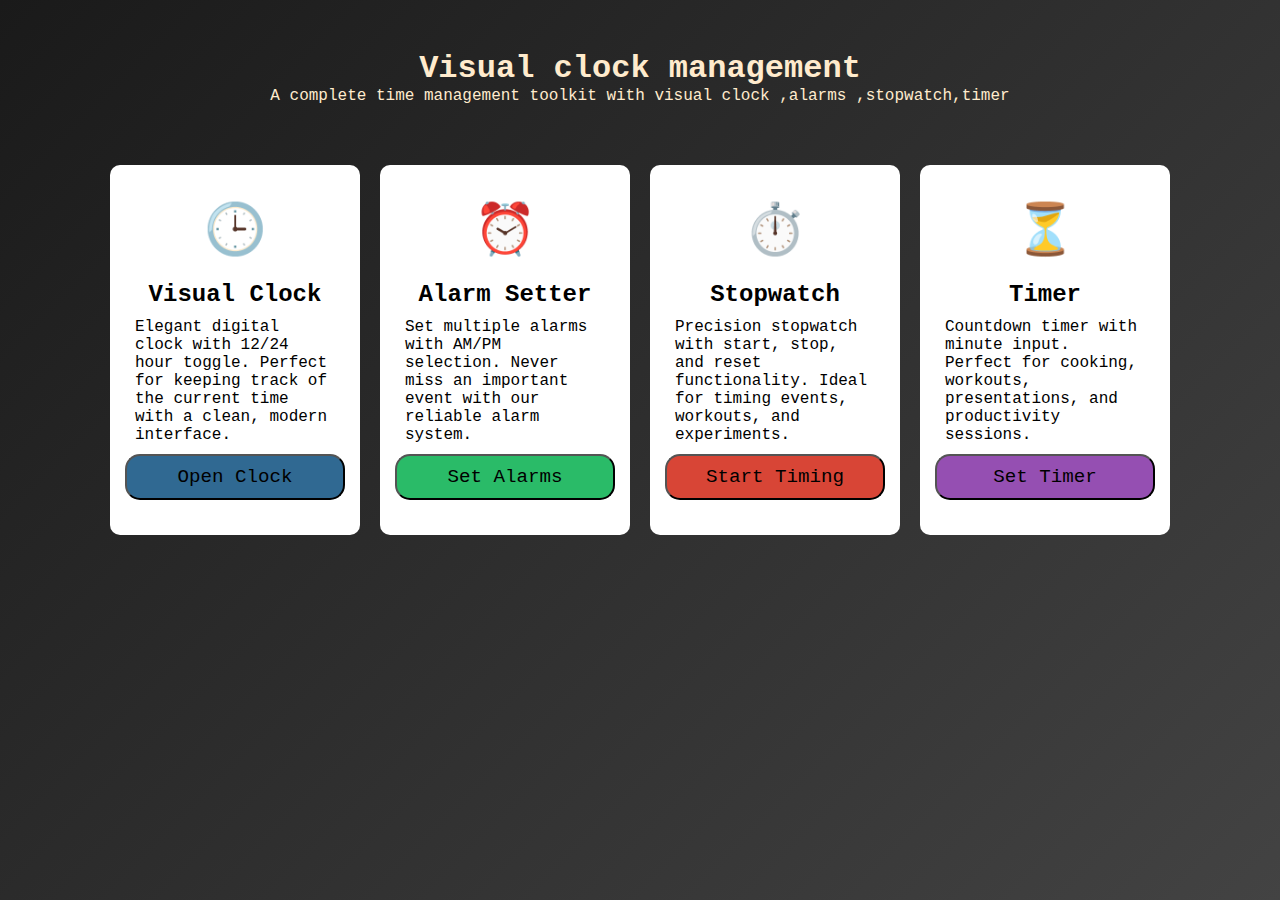
<file: index.html>
<!DOCTYPE html>
<html lang="en">
<head>
    <meta charset="UTF-8">
    <meta name="viewport" content="width=device-width, initial-scale=1.0">
    <link rel="stylesheet" href="style.css">
    <title>Visual Clock</title>
</head>
<body>
    <div class="container">
        <div id="upperHead">
        <header>
       <h1>Visual clock management</h1>
       <p> A complete time management toolkit with visual clock ,alarms ,stopwatch,timer</p>
</header>
</div>

<div class="middleHead">
    <!-- clock -->
<section id="clock" class="commonclass">
   <div class="card-icon">🕒</div>
 <h2 class="heading">Visual Clock</h2>
   <p>Elegant digital clock with 12/24 hour toggle. Perfect for keeping track of the current time with a clean, modern interface.</p>
     <button class="btn btnClock">Open Clock</button>
</section>
<!-- alarm -->
<section id="alarm" class="commonclass">
<div class="card-icon" >⏰</div>
                    <h2 class="heading">Alarm Setter</h2>
                    <p>Set multiple alarms with AM/PM selection. Never miss an important event with our reliable alarm system.</p>
                    <button class="btn btnAlarm">Set Alarms</button>
</section>

<!-- stopwatch -->
<section id="stopwatch" class="commonclass">

  <div class="card-icon">⏱️</div>
                    <h2 class="heading">Stopwatch</h2>
                    <p>Precision stopwatch with start, stop, and reset functionality. Ideal for timing events, workouts, and experiments.</p>
                    <button class="btn btnStopwatch">Start Timing</button>
</section>
<!-- timer -->
<section id="timer" class="commonclass">
  <div class="card-icon">⏳</div>
<h2 class="heading">Timer</h2>
        <p>Countdown timer with minute input. Perfect for cooking, workouts, presentations, and productivity sessions.</p>
        <button class="btn btnTimer">Set Timer</button>  
</section>
</div>
    </div>
    <script src="script.js"></script>
</body>
</html>
</file>
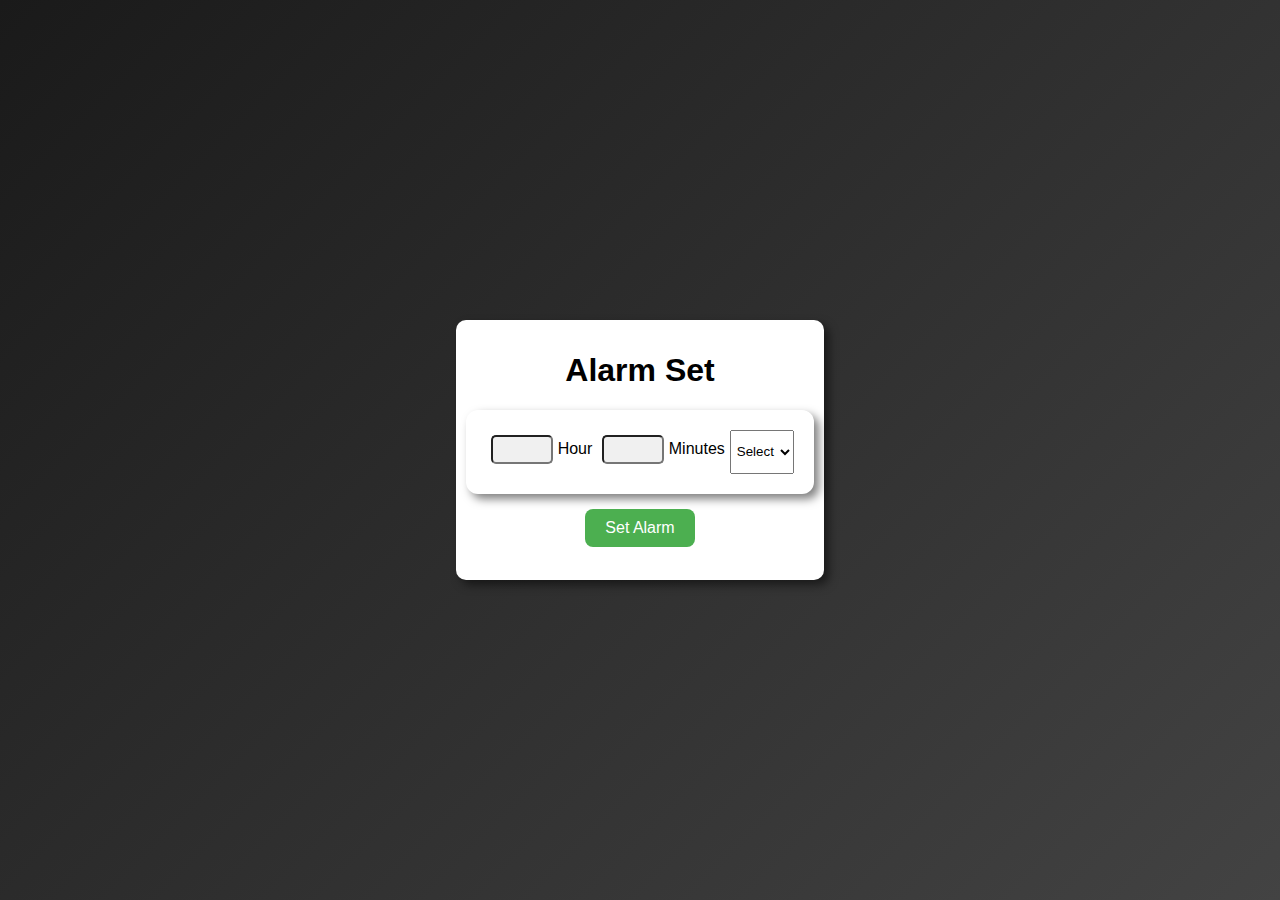
<file: clockproject/Alarm.html>
<!DOCTYPE html>
<html lang="en">
<head>
    <meta charset="UTF-8">
    <meta name="viewport" content="width=device-width, initial-scale=1.0">
    <title>Document</title>
    <link rel="stylesheet" href="Alarm copy.css">
</head>
<body>
        <div >
       <section class="alarmsetsection">
        <audio id="alarmSound" src="ringtone.mp3" preload="auto"></audio>
        <h1>Alarm Set</h1>
         <div class="first"> 
         
<div id="hours"> 
 <input type="number" id="houralarm" class="hourminute" min="1" max="12">
  <span>Hour</span>
</div>
<div id="minutes">
        <input type="number" id="minutealarm" class="hourminute" min="0" max="59" >
        <span>Minutes</span>
</div>
  <select id="ampm">
     <option value="" disabled selected>Select</option>
  <option id="am">AM</option>
  <option id="pm">PM</option>
</select>   
 </div>
           <button class="alarm">Set Alarm</button>     
           <div class="second">
           <p id="status"></p>
           </div>
       </section>
       <!-- multiple alarm  -->
       <section class="multipleAlarm">
         <ol id="list">
         </ol>
       </section>
       </div>
       <script src="Alarm copy 2.js"></script>
</body>
</html>
</file>
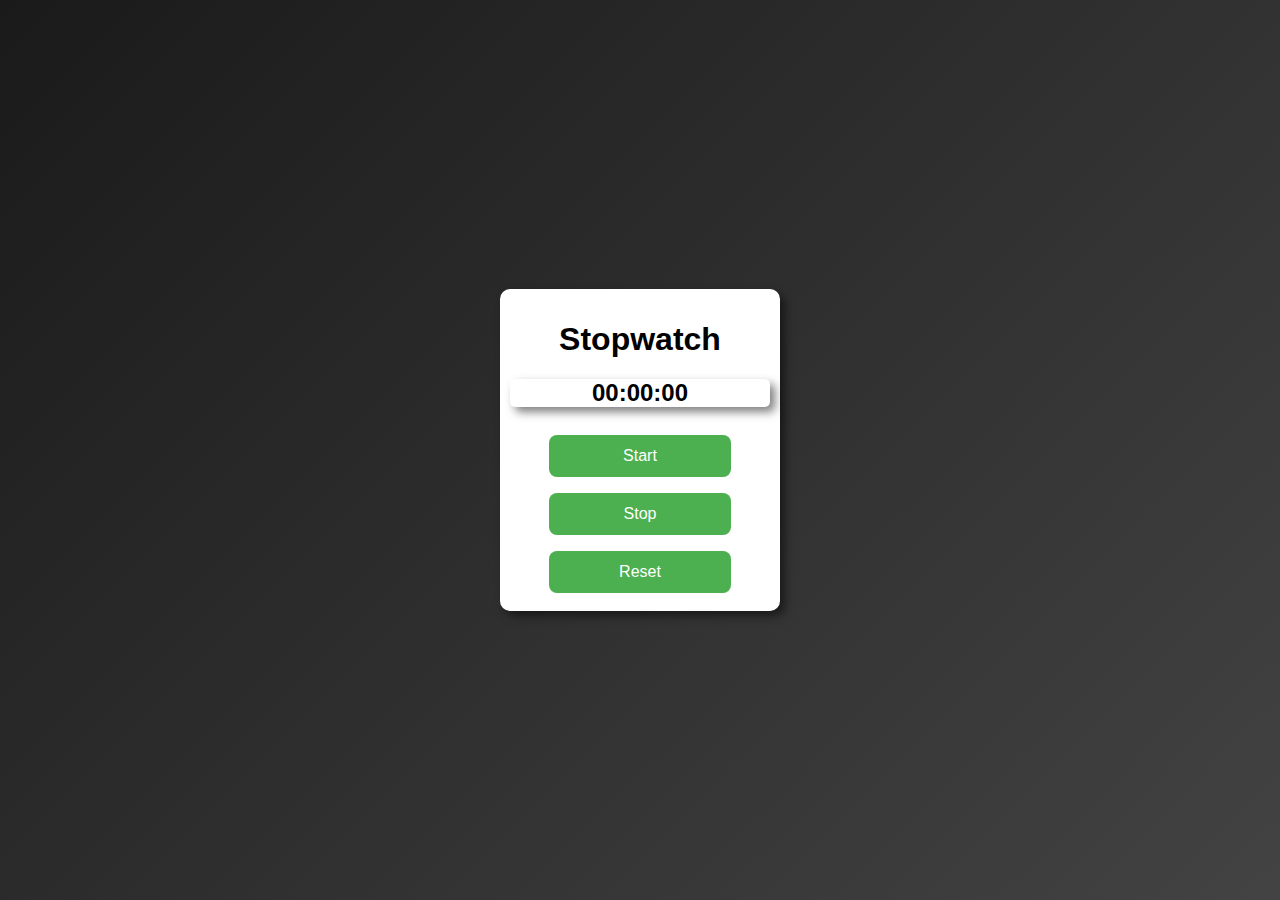
<file: clockproject/Stopwatch.html>
<!DOCTYPE html>
<html lang="en">
<head>
    <meta charset="UTF-8">
    <meta name="viewport" content="width=device-width, initial-scale=1.0">
    <title>Document</title>
    <link rel="stylesheet" href="Stopwatch copy.css">
</head>
<body>
       <div class="bottom">
   <section class="stopwatch">
        <h1>Stopwatch</h1>
        <h2 id="display">00:00:00</h2> 
        <div class="threebutton">
        <button class="start">Start</button>          
        <button class="stop">Stop</button>
        <button class="reset">Reset</button>
        </div>
 </section>
 <script src="Stopwatch copy 2.js"></script>
</body>
</html>
</file>
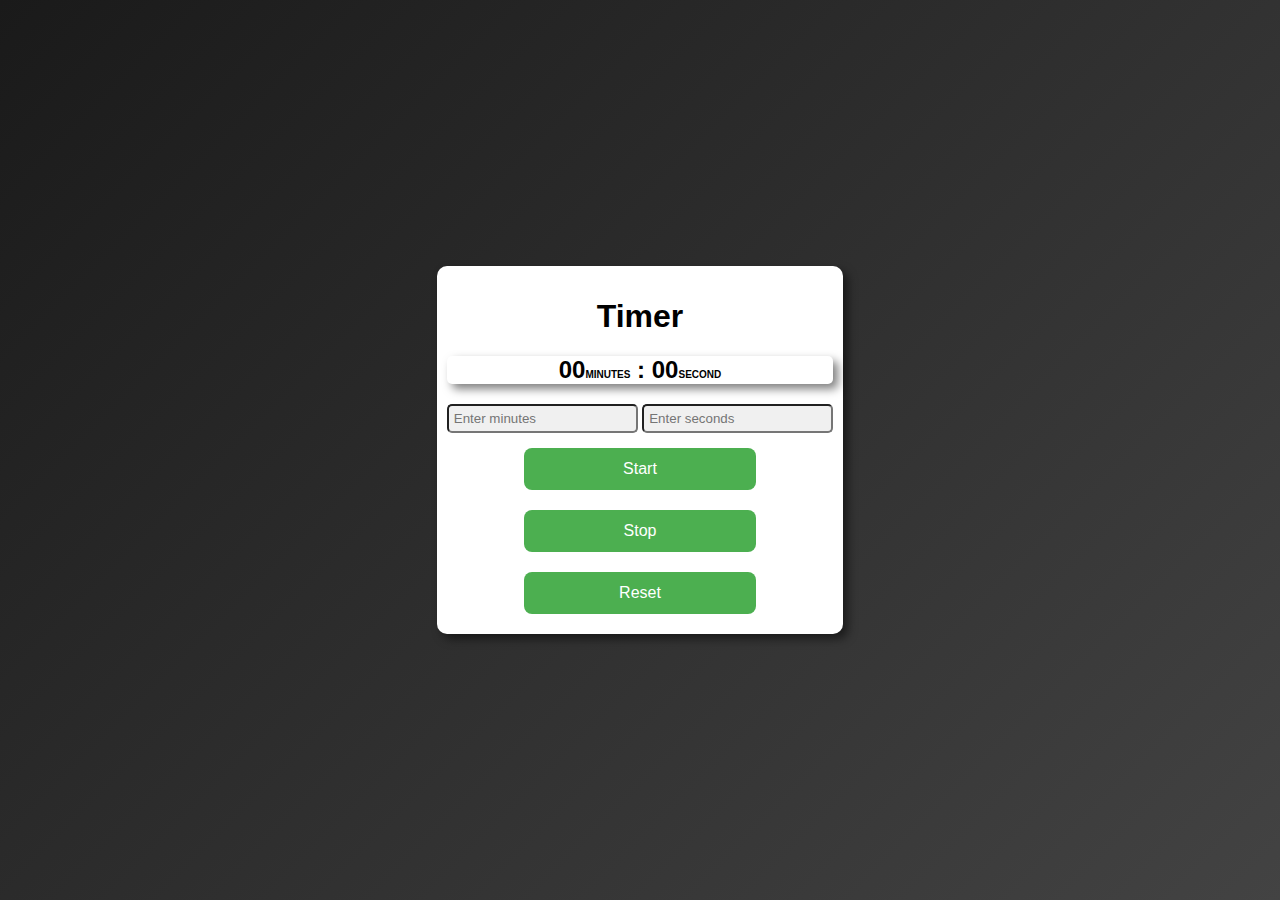
<file: clockproject/Timer.html>
<!DOCTYPE html>
<html lang="en">
<head>
    <meta charset="UTF-8">
    <meta name="viewport" content="width=device-width, initial-scale=1.0">
    <title>Document</title>
    <link rel="stylesheet" href="Timer copy.css">
</head>
<body>
     <section class="timer">
        <h1>Timer</h1>
        <h2 id="tdisplay"><span id="tmin">00</span>
                    <span>:</span>
                    <span id="tsec">00</span></h2>
        <input type="number" id="minutes-input"   placeholder="Enter minutes" min="1"> 
        <input type="number" id="seconds-input"   placeholder="Enter seconds" min="1" > 
        <div class="threebutton">
        <button class="tstart">Start</button>          
        <button class="tstop">Stop</button>
        <button class="treset">Reset</button>
        </div>
       </section>
       </div>
    </main>
    <script src="Timer copy 2.js"></script>  
</body>
</html>
</file>
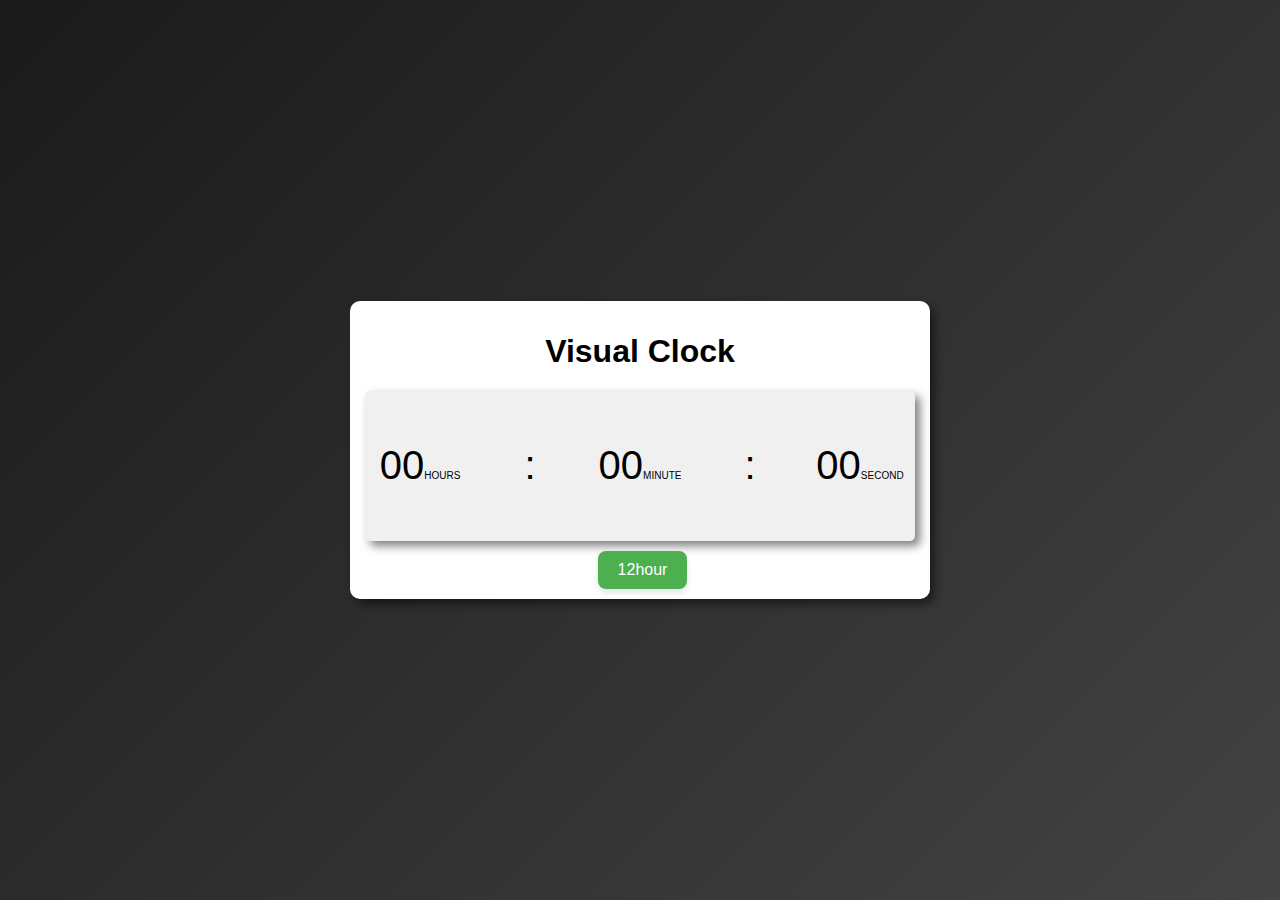
<file: clockproject/Visualclock.html>
<!DOCTYPE html>
<html lang="en">
<head>
    <meta charset="UTF-8">
    <meta name="viewport" content="width=device-width, initial-scale=1.0">
    <title>Document</title>
    <link rel="stylesheet" href="Visualclockcopy.css">
</head>
<body>
    <div class="container">
      <header><h1>Visual Clock</h1></header>   
      <section class="time">
            <div class="showtime"> 
                <div class="clock">
                    <span id="hrs">00</span>
                    <span >:</span>
                    <span id="min">00</span>
                    <span>:</span>
                    <span id="sec">00</span>
                </div>
               
            </div>
            <div class="timebtn">
                  <button class="AM"></button>
            <button class="setHour">12hour</button>
            </div>
            </section>
        </div>
        <script src="Visualclockcopy copy.js"></script>
</body>
</html>
</file>
<file: style.css>
*{
   margin: 0;
   padding: 0;
   box-sizing: border-box;
   font-family: 'Courier New', Courier, monospace;
}
body{
  background: linear-gradient(135deg, #1a1a1a, #434343);
     min-height:100vh;
 overflow-y: scroll;    
}

header{
   display: flex;
  /* background-color:aqua; */
  flex-direction: column;
  justify-content: center;
  align-items: center;
  padding: 50px;
  color: blanchedalmond;
}
.middleHead{
   display: flex;
   justify-content:center;
 
}
#clock,#alarm,#stopwatch,#timer{
 margin: 10px;
 padding: 25px;   
background: white;
min-height: 150px;
max-width: 250px;
border-radius: 10px;
transition: 0.3s ease;
}
#clock:hover,#alarm:hover,#stopwatch:hover,#timer:hover{
transform: translateY(-10px);
cursor: pointer;
}
.commonclass{
display: flex;
flex-direction: column;
justify-content: center;
align-items: center;
}
.card-icon{
  font-size: 50px;
  padding: 10px 0px;
}
.heading{
  padding: 10px 0px;
   font-weight: 900;
}
.btn{
    margin: 10px 0px;
    padding: 10px 0px;
    font-size: larger;
  width: 110%;
  border-radius: 15px;
}
.btn:hover{
    cursor: pointer;
}
.btnClock{
    background-color: #306992;
}
.btnStopwatch{
background-color: #d84536;
}
.btnAlarm{
background-color: #2abb68;
}
.btnTimer{
    background-color: #954fb2;
}
@media (max-width:300px){
  /* .container{
    display: flex;
    flex-direction: column;
  } */
  .middleHead{
      display: flex;
    flex-direction: column;
  }
}

@media (min-width:301px)and (max-width:600px){
  /* .container{
    display: flex;
    flex-direction: column;
  } */
  .middleHead{
      display: flex;
      flex-direction: row;
      flex-wrap: wrap;
  }
}

@media (min-width:600px){
  /* .container{
    display: flex;
    flex-direction: column;
  } */
  .middleHead{
      display: flex;
      flex-direction:row;
      flex-wrap: wrap;
  }
}
</file>
<file: clockproject/Alarm copy.css>
body{
     margin:0;
    padding:0;
    display: flex;
    flex-direction:column;
    justify-content: center;
    align-items: center;
    /* background: linear-gradient(45deg,#08001f,#30197d); */
      background: linear-gradient(135deg, #1a1a1a, #434343);
   min-height: 100vh;
     font-family: Arial, sans-serif;
    box-sizing: border-box;
    overflow-y: scroll;
}
.alarmsetsection,.multipleAlarm{
    background-color:white;
    margin: 10px;
    padding: 10px;
      box-shadow: 5px 5px 10px 0 rgba(0, 0, 0, 0.5);
      border-radius: 10px;
      text-align: center;
}
 .first{
    background: white;
    padding: 20px;
    border-radius: 12px;
    box-shadow: 5px 5px 10px 0 rgba(0, 0, 0, 0.5);
     display: flex;
   margin-bottom: 10px;
  }


  input[type="time"] {
    padding: 10px;
    font-size: 16px;
    border: 1px solid #ccc;
    border-radius: 8px;
    margin-bottom: 10px;
    transition: all 0.3s ease; 
  }
input[type="time"]:hover{
   background-color: #45a049;
     transform: scale(1.05);  
}

.alarm,.myButton{
    padding: 10px 20px;
    background-color: #4CAF50;
    color: white;
    border: none;
    border-radius: 8px;
    font-size: 16px;
    cursor: pointer;
    margin: 5px;
    transition: all 0.3s ease;
}

.alarm:hover,.clearAlarmbtn:hover,.myButton:hover {
    background-color: #45a049;
    transform: scale(1.05);
  }
 #status {
    font-size: 18px;
    color: #333;
  }

/* multiple alarm */
.multipleAlarm{
  display: none;  
}
#houralarm,#minutealarm{
  border-radius: 5px;
  padding: 5px;
  margin-bottom: 5px;
  background-color: #f0f0f0;
}
#ampm{
  padding:2px;
}
#hours,#minutes{
  padding: 5px;
}

@media (max-width:370px){
  
.first{
  flex-direction: column;
}
#minutes{
  padding-left: 20px;
}

}
</file>
<file: clockproject/Stopwatch copy.css>
body{
     margin:0;
    padding:0;
    display: flex;
    flex-direction:column;
    justify-content: center;
    align-items: center;
    /* background: linear-gradient(45deg,#08001f,#30197d); */
      background: linear-gradient(135deg, #1a1a1a, #434343);
   min-height: 100vh;
     font-family: Arial, sans-serif;
    box-sizing: border-box;
}
.stopwatch{
  min-width:260px;
  background-color:white;
  margin: 10px;
  padding: 10px;
  box-shadow: 5px 5px 10px 0 rgba(0, 0, 0, 0.5);
  border-radius: 10px;
  text-align: center;
}
.threebutton {
    display: flex; 
    flex-direction: column;
    align-items: center; 
  }

.threebutton button {
   width: 70%;
   
    padding: 12px 24px;
    font-size: 16px;
    border: none;
    border-radius: 8px;
    cursor: pointer;
    background-color: #4CAF50;
    color: white;
    transition: all 0.3s ease;
    margin:8px;
  }

  .threebutton button:hover {
    background-color: #45a049;
    transform: scale(1.05);
  }
h2{
    width: 100%;
     box-shadow: 5px 5px 10px 0 rgba(0, 0, 0, 0.5);
     border-radius: 5px;
}



/* timer  */
.bottom{
  display: flex;
}
#minutes-input{
  padding: 5px;
  margin-bottom: 5px;
  background-color: #f0f0f0;
  border-radius: 5px;
}
</file>
<file: clockproject/Timer copy.css>
body{
     margin:0;
    padding:0;
    display: flex;
    flex-direction:column;
    justify-content: center;
    align-items: center;
    /* background: linear-gradient(45deg,#08001f,#30197d); */
      background: linear-gradient(135deg, #1a1a1a, #434343);
      height: 100vh;
     font-family: Arial, sans-serif;
    box-sizing: border-box;
 
}
.timer{
  min-width:290px;
    background-color:white;
    margin: 10px;
    padding: 10px;
      box-shadow: 5px 5px 10px 0 rgba(0, 0, 0, 0.5);
      border-radius: 10px;
      text-align: center;
}
.threebutton {
    display: flex;
    flex-direction: column;
    align-items: center;
    /* justify-content: center; */
  }

.threebutton button {
    width: 60%;
    padding: 12px 24px;
    font-size: 16px;
    border: none;
    border-radius: 8px;
    cursor: pointer;
    background-color: #4CAF50;
    color: white;
    transition:0.3s ease;
    margin:10px;
    
  }

  .threebutton button:hover {
    background-color: #45a049;
    transform: scale(1.05);
  }
h2{
     box-shadow: 5px 5px 10px 0 rgba(0, 0, 0, 0.5);
     border-radius: 5px;
}


#minutes-input,#seconds-input{
  padding: 5px;
  margin-bottom: 5px;
  background-color: #f0f0f0;
  border-radius: 5px;
}


#tmin::after{
  content: 'MINUTES';
    font-size: 10px;
}
#tsec::after{
  content: 'SECOND';
    font-size: 10px;
}
</file>
<file: clockproject/Visualclockcopy.css>
body{
     margin:0;
    padding:0;
    display: flex;
    flex-direction:column;
    justify-content: center;
    align-items: center;
      background: linear-gradient(135deg, #1a1a1a, #434343);
   min-height: 100vh;
     font-family: Arial, sans-serif;
    box-sizing: border-box;
}
.container,.alarmsetsection,.stopwatch,.timer,.multipleAlarm{
    background-color:white;
    margin: 10px;
    padding: 10px;
    box-shadow: 5px 5px 10px 0 rgba(0, 0, 0, 0.5);
    border-radius: 10px;
    text-align: center;
}
.showtime{
  height:150px;
}
.clock{
 min-width: 100%;
 min-height:100%;
   background: #f0f0f0;
     /* margin-bottom:10px; */
border-radius: 5px;
 display: flex;
 align-items: center;
 justify-content: center;
    box-shadow: 5px 5px 10px 0 rgba(0, 0, 0, 0.5);
}
.showtime{
  margin: 5px;
}
.clock span{
  font-size:40px;
   width:110px;
}
 #hrs::after{
  content: "HOURS";
 font-size: 10px;
} 

#min::after{
  content: "MINUTE";
   font-size: 10px;
}
#sec::after{
  content: "SECOND";
   font-size: 10px;
}
.timebtn{
   display: flex;
   justify-content: center;
}
.setHour{
  margin-top: 5px;
  margin-left: 5px;
  padding: 10px 20px;        
  background-color: #4CAF50;  
  color: white;               
  border: none;               
  border-radius: 8px;         
  font-size: 16px;            
  cursor: pointer;            
  box-shadow: 0 4px 6px rgba(0, 0, 0, 0.1); 
  transition: all 0.3s ease; 
}

.AM{
  margin-top: 5px;
  margin-left: 5px;
  padding: 10px 20px;        
  background-color:green;  
  color: white;               
  border: none;               
  border-radius: 8px;         
  font-size: 16px;            
  cursor: pointer;            
  box-shadow: 0 4px 6px rgba(0, 0, 0, 0.1); 
  transition: all 0.3s ease; 
}
.setHour:hover,.AM:hover{
  background-color: #45a049; 
  transform: scale(1.05);     
}
.AM{
  display: none;
}

@media (max-width:370px){
.clock span{
  font-size:20px;
   width:50px;
}
#sec::after,#min::after,#hrs::after{
  font-size:8px;
}

}
</file>
